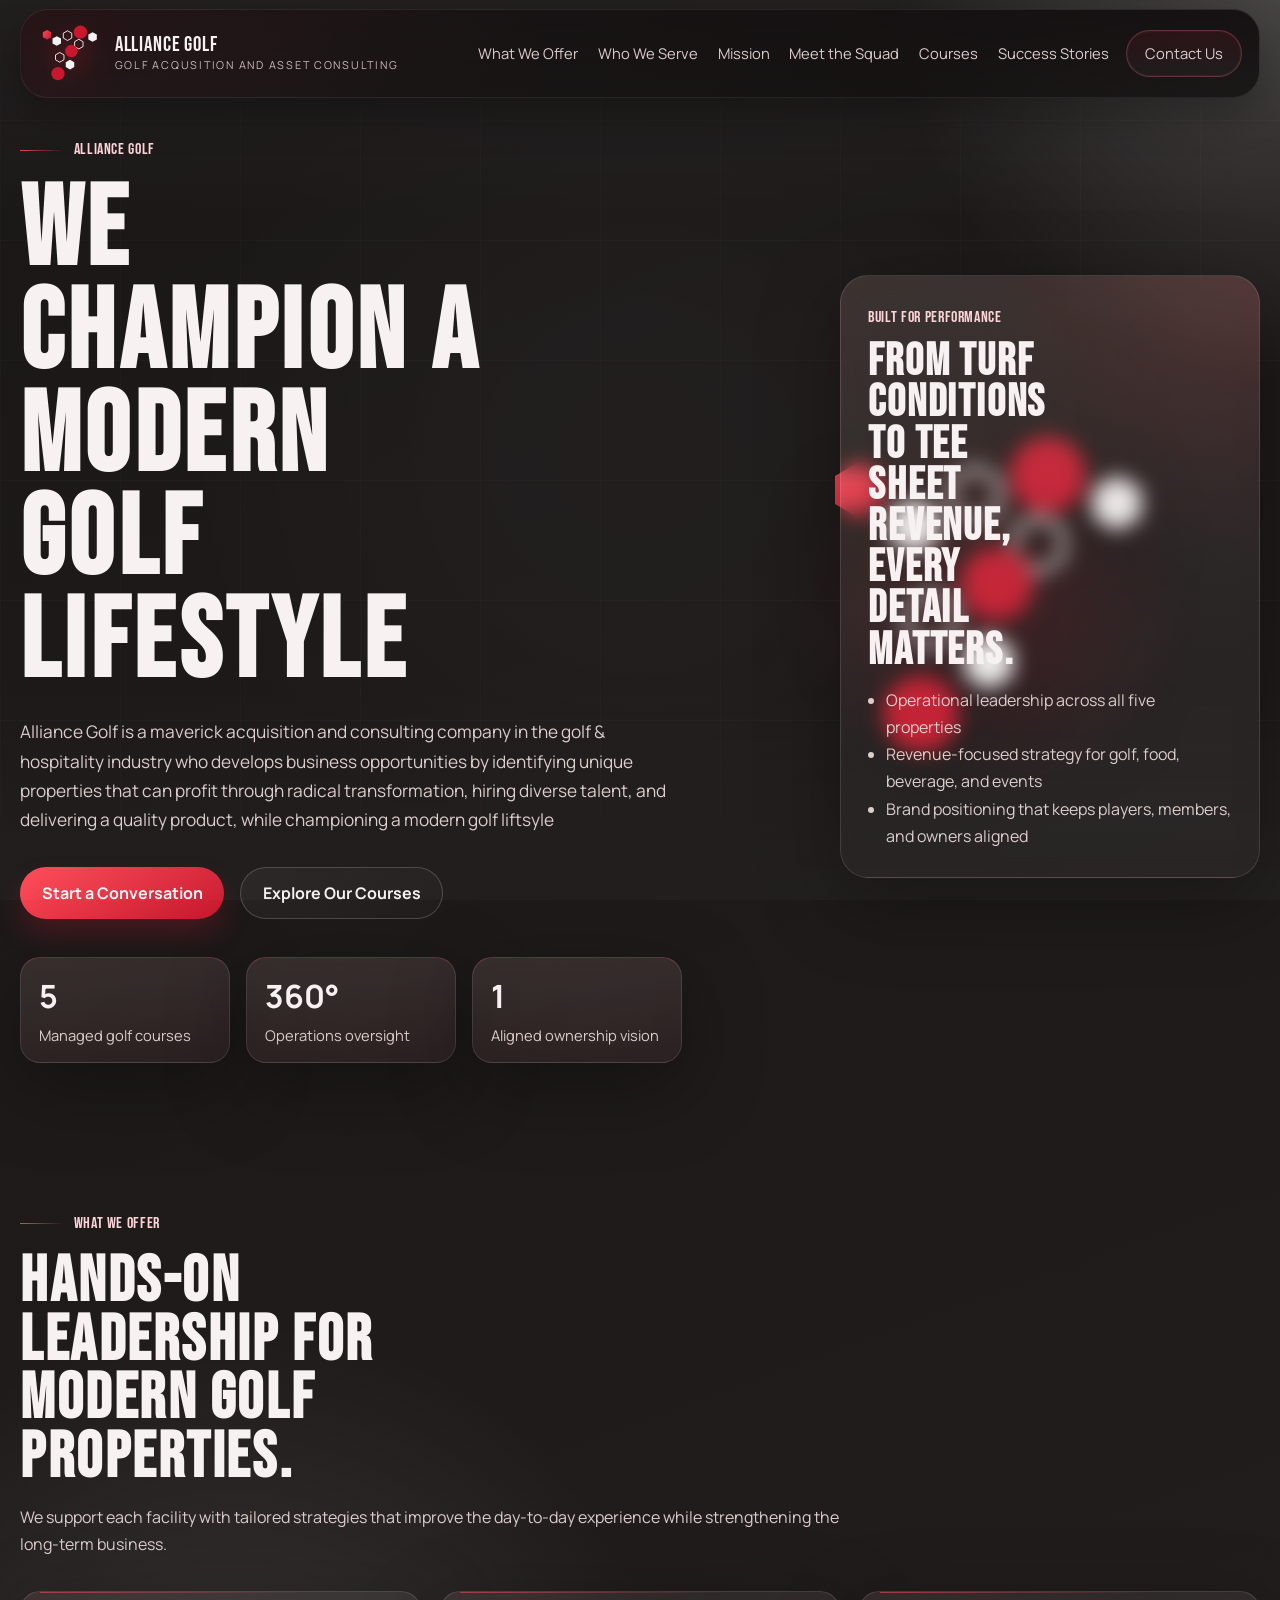
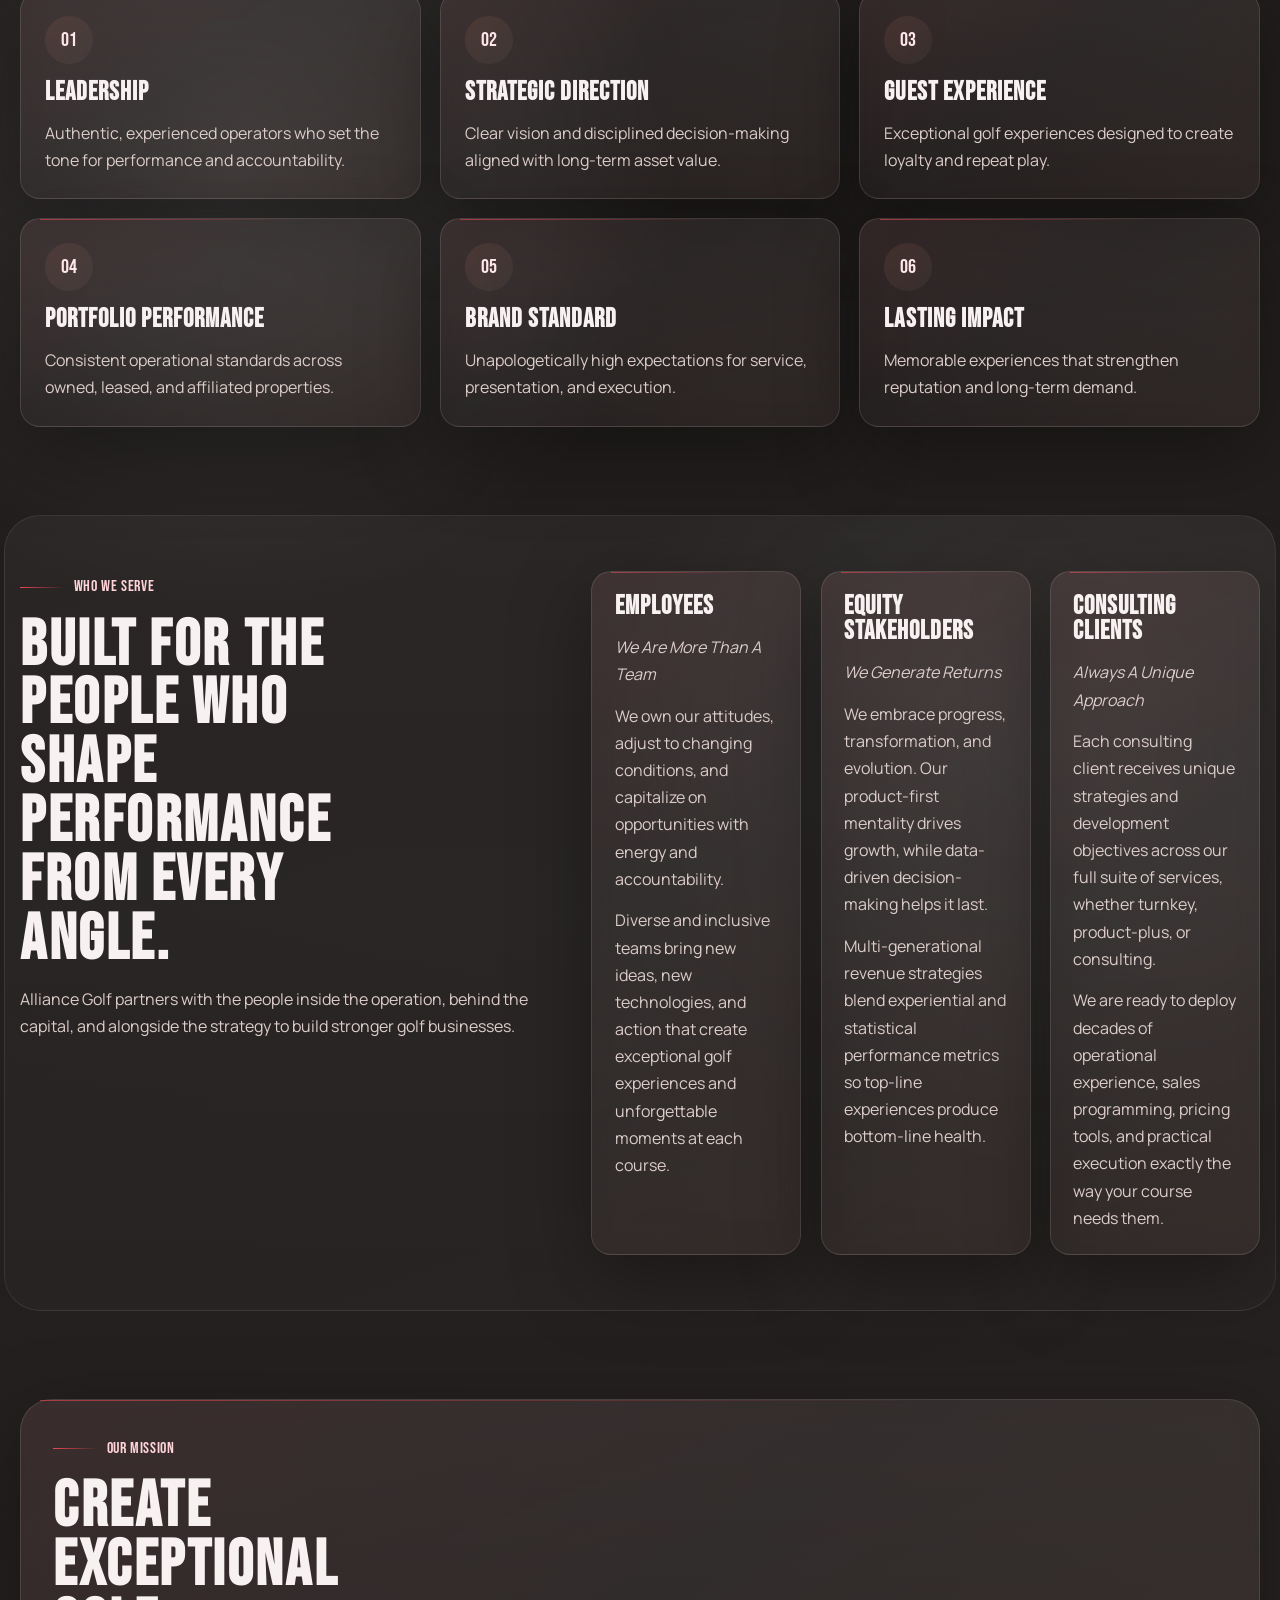
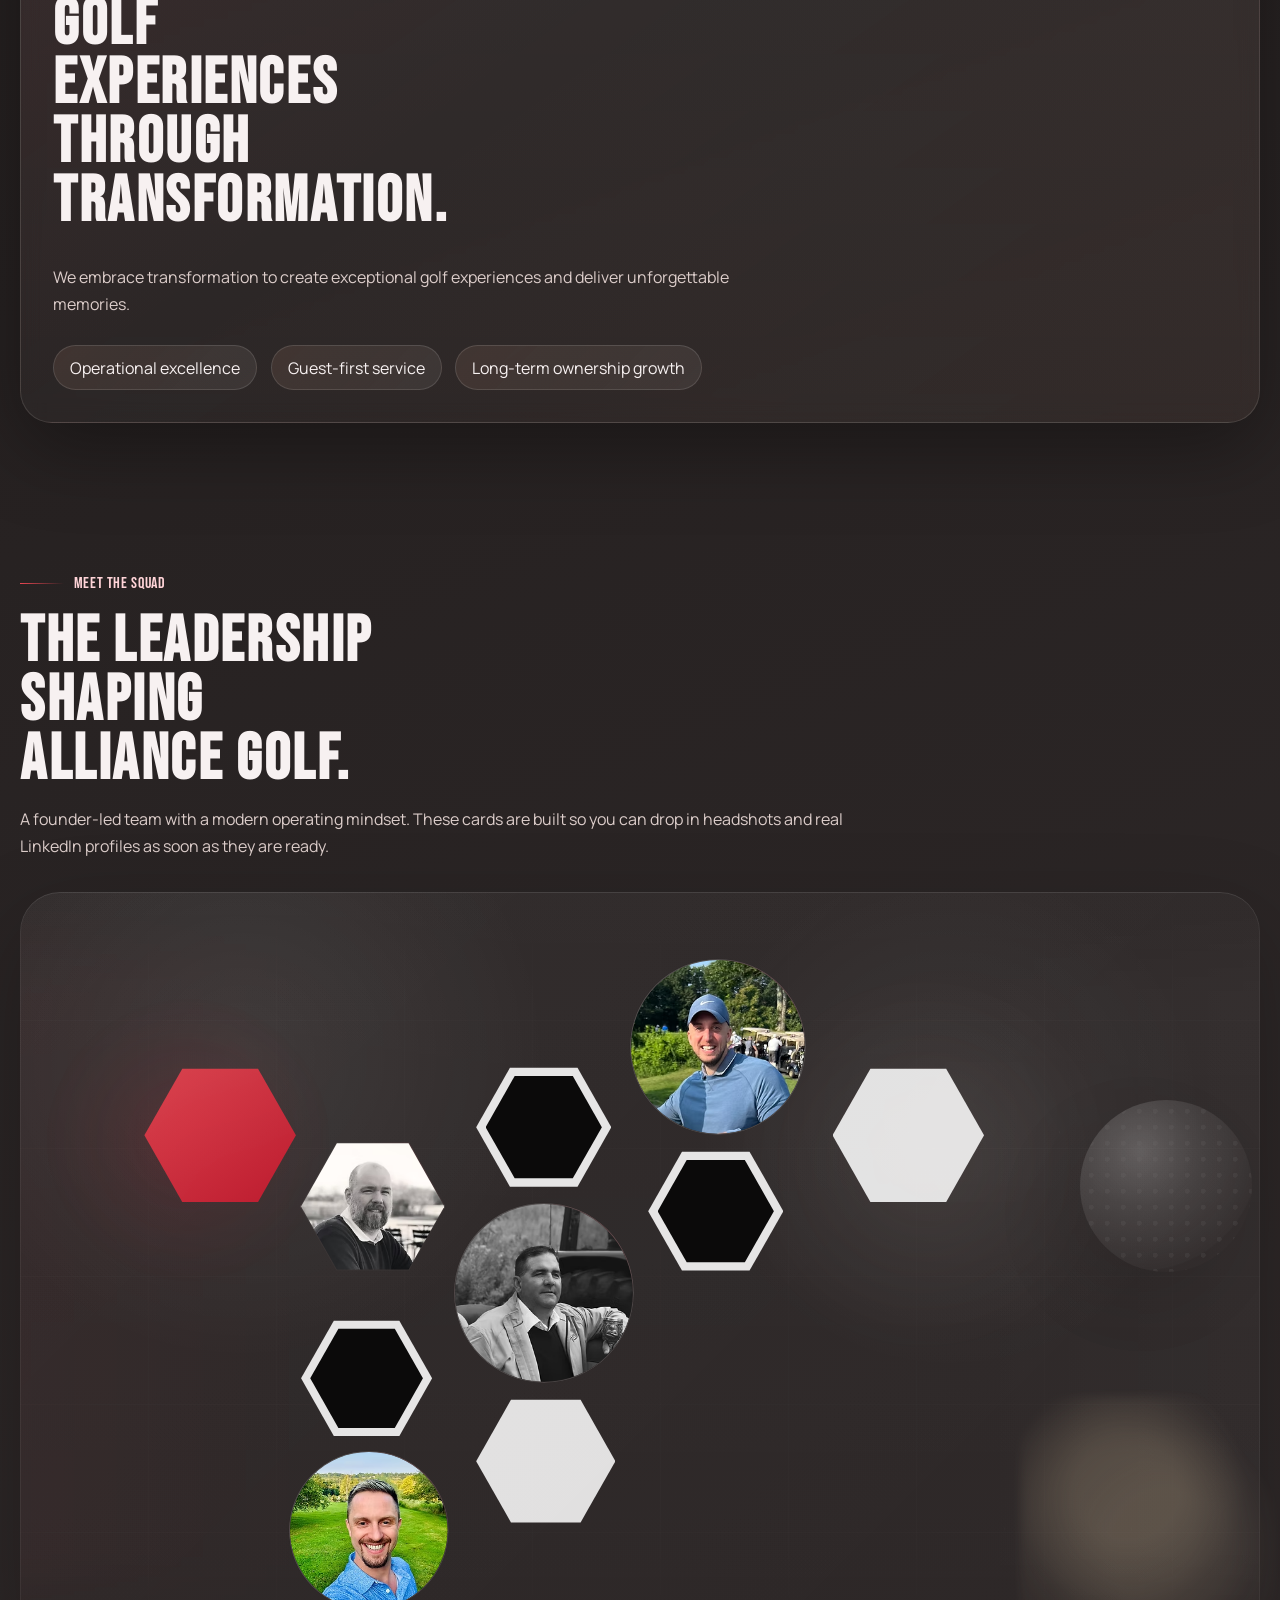
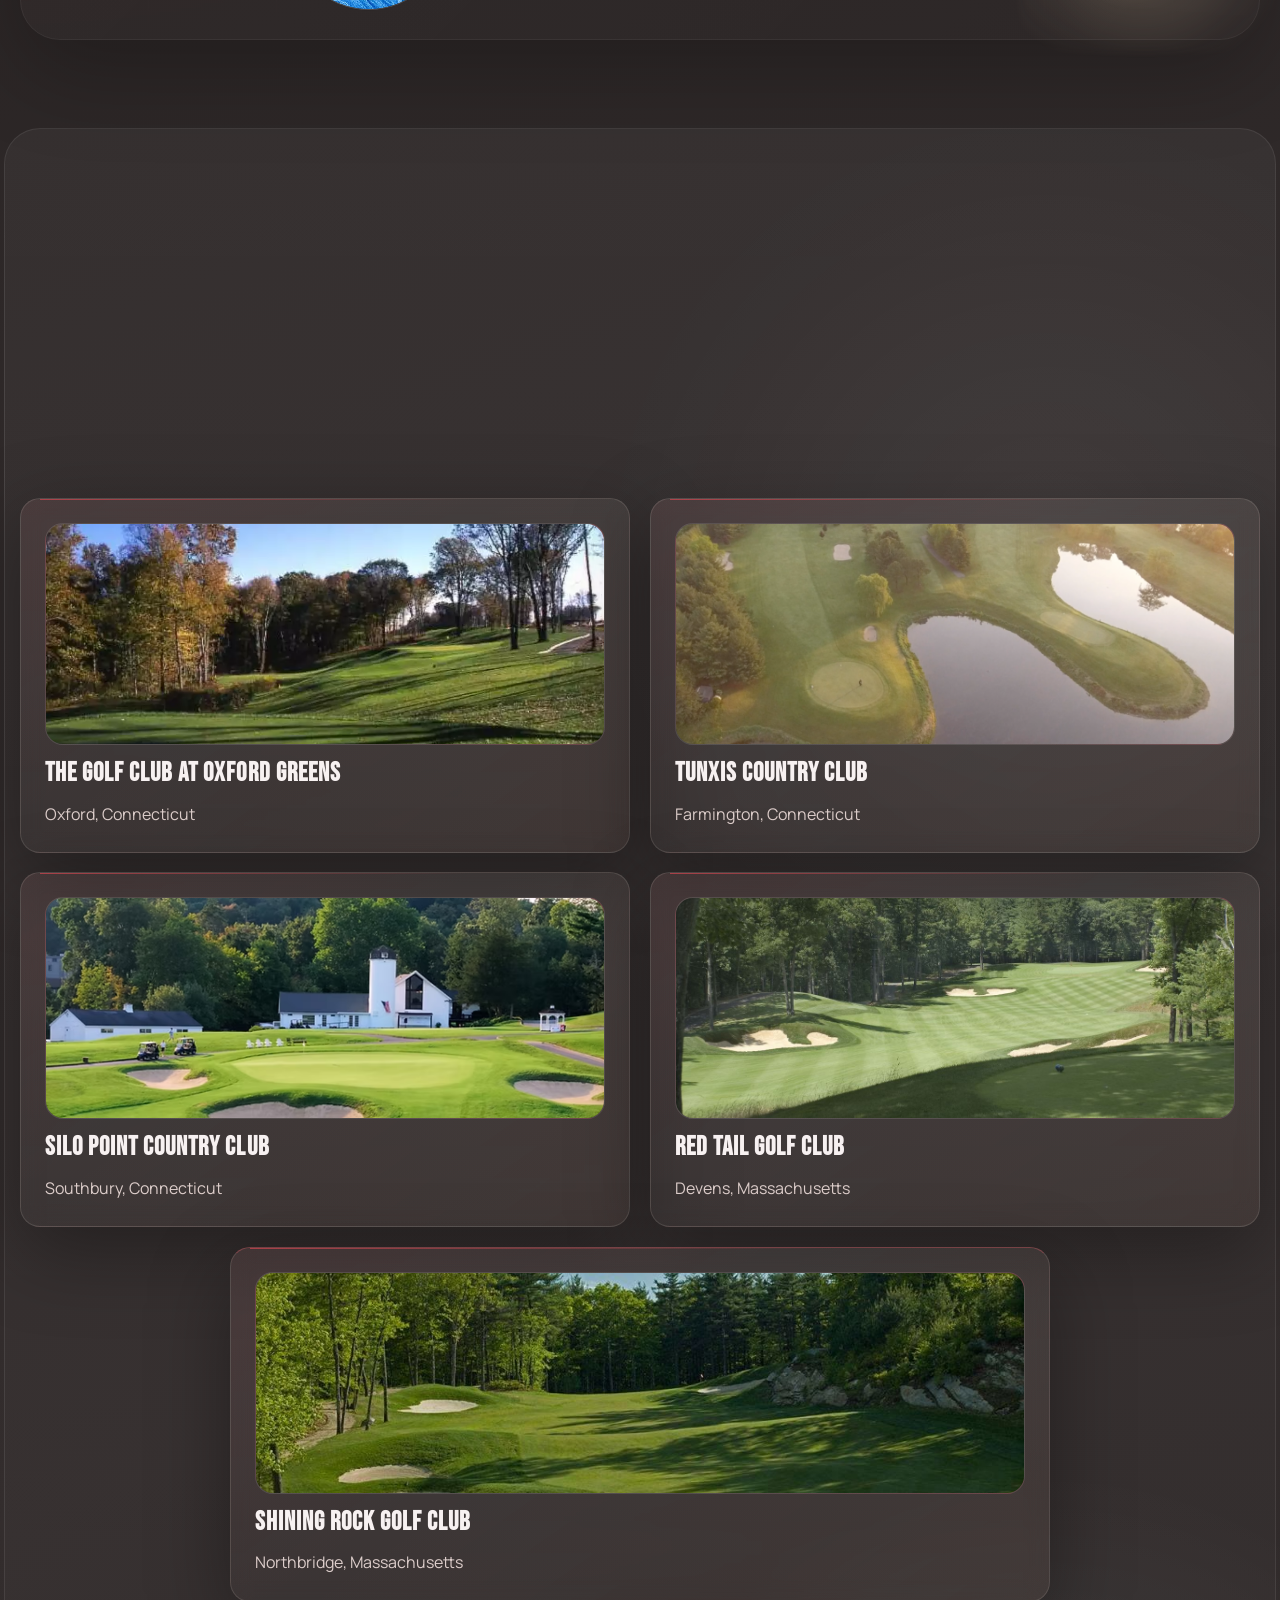
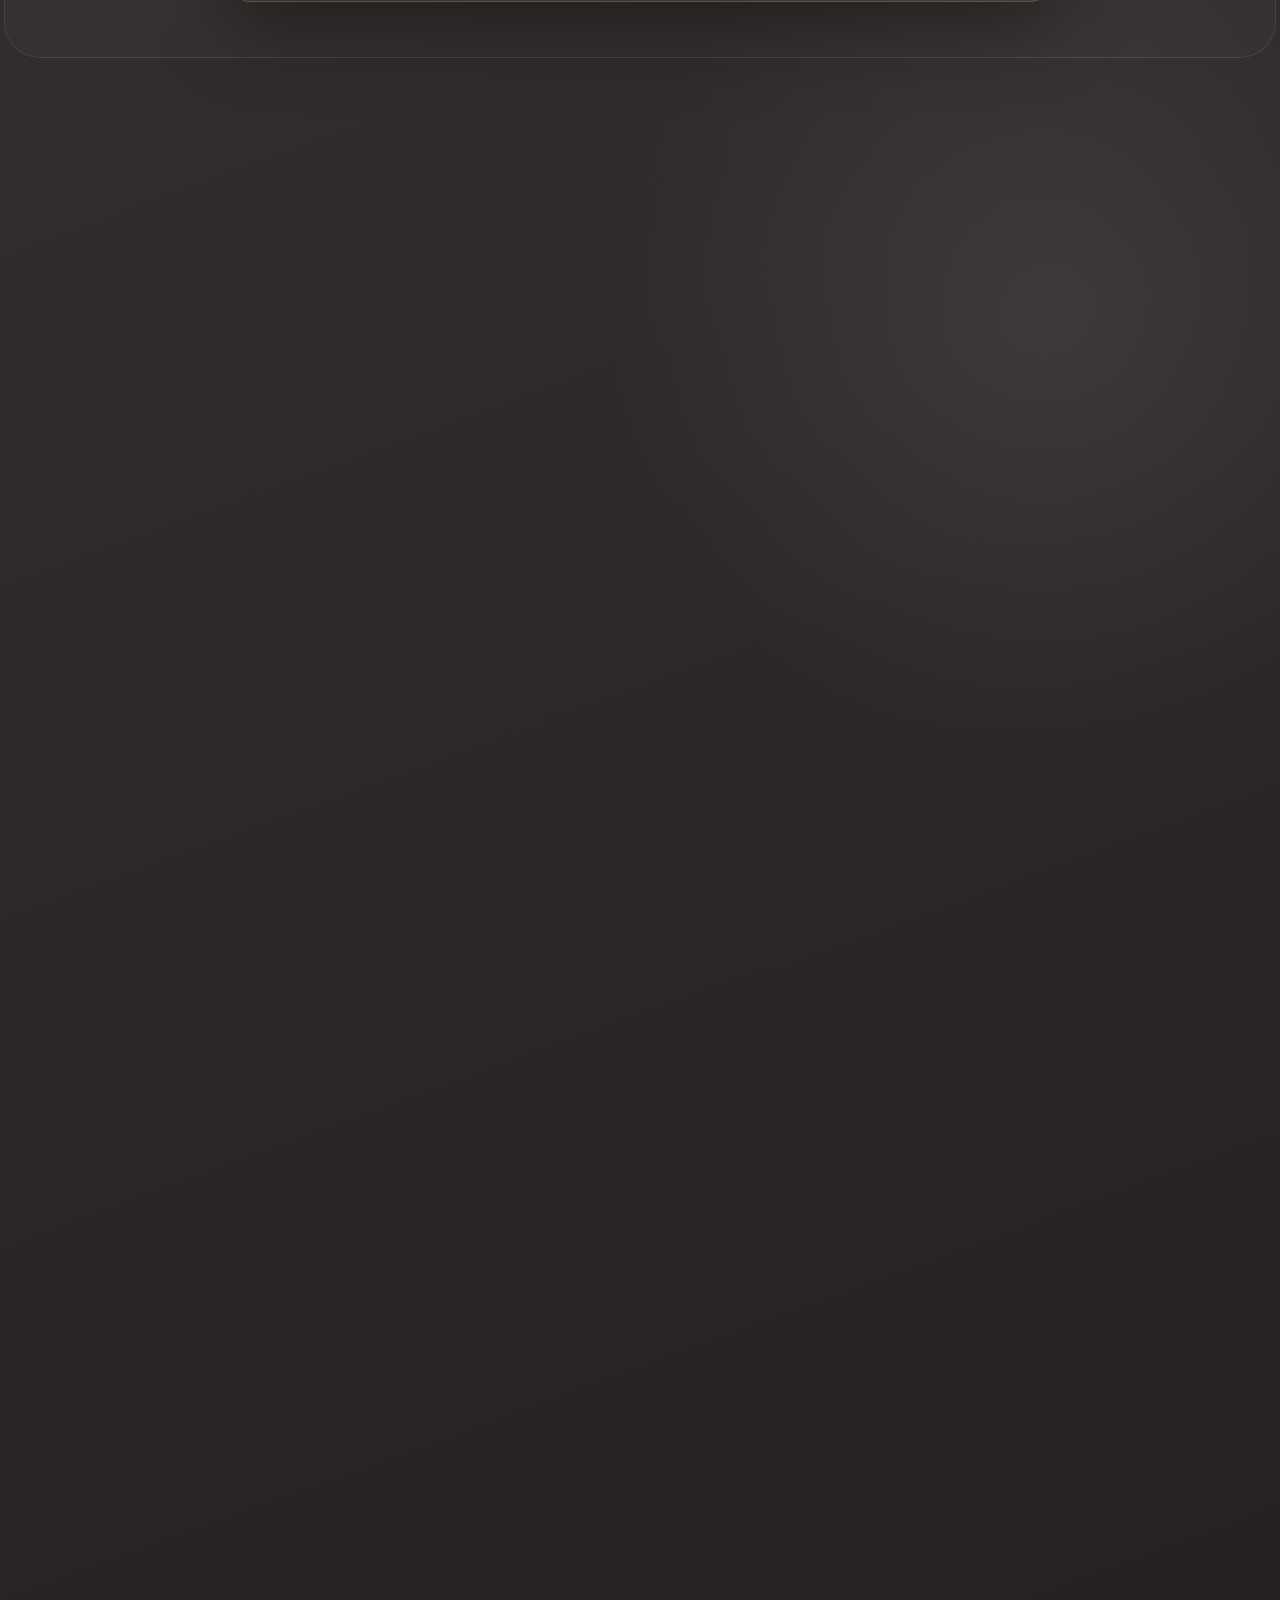
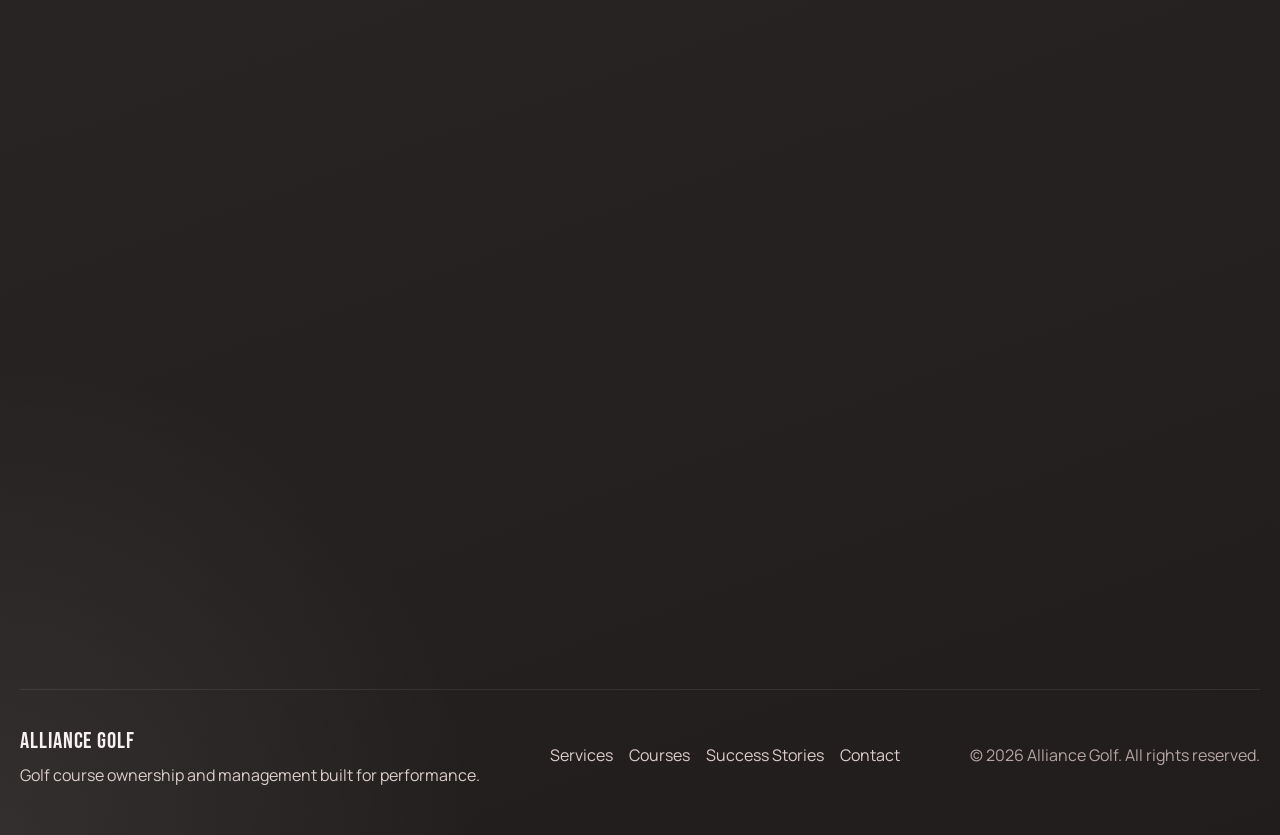
<file: index.html>
<!DOCTYPE html>
<html lang="en">
  <head>
    <meta charset="UTF-8" />
    <meta name="viewport" content="width=device-width, initial-scale=1.0" />
    <title>Alliance Golf | Golf Acquisition and Asset Consulting</title>
    <meta
      name="description"
      content="Alliance Golf is a golf course ownership and management group focused on operations, member experience, and long-term property growth."
    />
    <link rel="preconnect" href="https://fonts.googleapis.com" />
    <link rel="preconnect" href="https://fonts.gstatic.com" crossorigin />
    <link
      href="https://fonts.googleapis.com/css2?family=Bebas+Neue&family=Manrope:wght@400;500;600;700;800&display=swap"
      rel="stylesheet"
    />
    <link rel="stylesheet" href="styles.css" />
  </head>
  <body>
    <div class="site-shell">
      <header class="topbar">
        <a class="brand" href="#home" aria-label="Alliance Golf home">
          <span class="brand-mark">
            <img
              class="brand-logo"
              src="alliance-golf-logo.svg"
              alt="Alliance Golf logo"
            />
          </span>
          <span class="brand-copy">
            <span class="brand-name">Alliance Golf</span>
            <span class="brand-tag">Golf Acqusition and Asset Consulting</span>
          </span>
        </a>

        <button
          class="menu-toggle"
          type="button"
          aria-expanded="false"
          aria-controls="primary-nav"
        >
          <span></span>
          <span></span>
          <span></span>
          <span class="sr-only">Toggle navigation</span>
        </button>

        <nav class="nav" id="primary-nav" aria-label="Primary navigation">
          <a href="#offer">What We Offer</a>
          <a href="#serve">Who We Serve</a>
          <a href="#mission">Mission</a>
          <a href="#squad">Meet the Squad</a>
          <a href="#courses">Courses</a>
          <a href="#stories">Success Stories</a>
          <a href="#contact" class="nav-cta">Contact Us</a>
        </nav>
      </header>

      <main>
        <section class="hero section" id="home">
          <div class="hero-copy reveal">
            <p class="eyebrow">Alliance Golf</p>
            <h1>We Champion a Modern Golf Lifestyle</h1>
            <p class="hero-text">
              Alliance Golf is a maverick acquisition and consulting company in the golf &
              hospitality industry who develops business opportunities by identifying unique properties that
              can profit through radical transformation, hiring diverse talent, and delivering a quality product,
              while championing a modern golf liftsyle
            </p>
            <div class="hero-actions">
              <a class="button button-primary" href="#contact">Start a Conversation</a>
              <a class="button button-secondary" href="#courses">Explore Our Courses</a>
            </div>
            <div class="hero-stats">
              <article>
                <strong>5</strong>
                <span>Managed golf courses</span>
              </article>
              <article>
                <strong>360&deg;</strong>
                <span>Operations oversight</span>
              </article>
              <article>
                <strong>1</strong>
                <span>Aligned ownership vision</span>
              </article>
            </div>
          </div>

          <div class="hero-visual reveal">
            <div class="hero-logo-wrap" aria-hidden="true">
              <div class="hero-logo-glow"></div>
              <img class="hero-logo" src="alliance-golf-logo.svg" alt="" />
            </div>
            <div class="hero-panel">
              <p class="panel-label">Built for performance</p>
              <h2>From turf conditions to tee sheet revenue, every detail matters.</h2>
              <ul class="panel-list">
                <li>Operational leadership across all five properties</li>
                <li>Revenue-focused strategy for golf, food, beverage, and events</li>
                <li>Brand positioning that keeps players, members, and owners aligned</li>
              </ul>
            </div>
          </div>
        </section>

        <section class="section" id="offer">
          <div class="section-heading reveal">
            <p class="eyebrow">What We Offer</p>
            <h2>Hands-on leadership for modern golf properties.</h2>
            <p>
              We support each facility with tailored strategies that improve the day-to-day
              experience while strengthening the long-term business.
            </p>
          </div>

          <div class="card-grid offer-grid">
            <article class="info-card reveal">
              <span class="card-icon">01</span>
              <h3>Leadership</h3>
              <p>
                Authentic, experienced operators who set the tone for performance and
                accountability.
              </p>
            </article>
            <article class="info-card reveal">
              <span class="card-icon">02</span>
              <h3>Strategic Direction</h3>
              <p>
                Clear vision and disciplined decision-making aligned with long-term asset
                value.
              </p>
            </article>
            <article class="info-card reveal">
              <span class="card-icon">03</span>
              <h3>Guest Experience</h3>
              <p>
                Exceptional golf experiences designed to create loyalty and repeat play.
              </p>
            </article>
            <article class="info-card reveal">
              <span class="card-icon">04</span>
              <h3>Portfolio Performance</h3>
              <p>
                Consistent operational standards across owned, leased, and affiliated
                properties.
              </p>
            </article>
            <article class="info-card reveal">
              <span class="card-icon">05</span>
              <h3>Brand Standard</h3>
              <p>
                Unapologetically high expectations for service, presentation, and
                execution.
              </p>
            </article>
            <article class="info-card reveal">
              <span class="card-icon">06</span>
              <h3>Lasting Impact</h3>
              <p>
                Memorable experiences that strengthen reputation and long-term demand.
              </p>
            </article>
          </div>
        </section>

        <section class="section section-alt" id="serve">
          <div class="split-layout">
            <div class="section-heading reveal">
              <p class="eyebrow">Who We Serve</p>
              <h2>Built for the people who shape performance from every angle.</h2>
              <p>
                Alliance Golf partners with the people inside the operation, behind the capital,
                and alongside the strategy to build stronger golf businesses.
              </p>
            </div>
            <div class="serve-list">
              <article class="serve-card reveal">
                <h3>Employees</h3>
                <p><em>We Are More Than A Team</em></p>
                <p>
                  We own our attitudes, adjust to changing conditions, and capitalize on
                  opportunities with energy and accountability.
                </p>
                <p>
                  Diverse and inclusive teams bring new ideas, new technologies, and action that
                  create exceptional golf experiences and unforgettable moments at each course.
                </p>
              </article>
              <article class="serve-card reveal">
                <h3>Equity Stakeholders</h3>
                <p><em>We Generate Returns</em></p>
                <p>
                  We embrace progress, transformation, and evolution. Our product-first mentality
                  drives growth, while data-driven decision-making helps it last.
                </p>
                <p>
                  Multi-generational revenue strategies blend experiential and statistical
                  performance metrics so top-line experiences produce bottom-line health.
                </p>
              </article>
              <article class="serve-card reveal">
                <h3>Consulting Clients</h3>
                <p><em>Always A Unique Approach</em></p>
                <p>
                  Each consulting client receives unique strategies and development objectives
                  across our full suite of services, whether turnkey, product-plus, or consulting.
                </p>
                <p>
                  We are ready to deploy decades of operational experience, sales programming,
                  pricing tools, and practical execution exactly the way your course needs them.
                </p>
              </article>
            </div>
          </div>
        </section>

        <section class="section" id="mission">
          <div class="mission-panel reveal">
            <div class="section-heading">
              <p class="eyebrow">Our Mission</p>
              <h2>Create exceptional golf experiences through transformation.</h2>
            </div>
            <p class="mission-text">
              We embrace transformation to create exceptional golf experiences and deliver
              unforgettable memories.
            </p>
            <div class="mission-pillars">
              <span>Operational excellence</span>
              <span>Guest-first service</span>
              <span>Long-term ownership growth</span>
            </div>
          </div>
        </section>

        <section class="section squad-section" id="squad">
          <div class="section-heading reveal">
            <p class="eyebrow">Meet the Squad</p>
            <h2>The leadership shaping Alliance Golf.</h2>
            <p>
              A founder-led team with a modern operating mindset. These cards are built so you can
              drop in headshots and real LinkedIn profiles as soon as they are ready.
            </p>
          </div>

          <div class="squad-stage reveal">
            <span class="squad-atmosphere squad-atmosphere-left" aria-hidden="true"></span>
            <span class="squad-atmosphere squad-atmosphere-right" aria-hidden="true"></span>
            <span class="squad-ghost-hex squad-ghost-hex-one" aria-hidden="true"></span>
            <span class="squad-ghost-hex squad-ghost-hex-two" aria-hidden="true"></span>
            <span class="squad-golf-ball" aria-hidden="true"></span>
            <span class="squad-sand" aria-hidden="true"></span>

            <div class="squad-grid squad-logo-grid team-cluster">
            <span class="logo-piece logo-piece-red logo-piece-left node-1" aria-hidden="true"></span>
            <article class="profile-shape profile-circle profile-center node-8">
              <div class="profile-visual is-empty">
                <img
                  class="profile-image"
                  src="images/team/cofounder-2.jpg"
                  alt="Bryan Barrington headshot"
                  loading="lazy"
                  onerror="this.parentElement.classList.add('is-empty'); this.remove();"
                  onload="this.parentElement.classList.remove('is-empty');"
                />
                <div class="profile-placeholder" aria-hidden="true">
                  <span>Upload Bryan Photo</span>
                  <small>`images/team/cofounder-2.jpg`</small>
                </div>
              </div>
              <div class="profile-hover">
                <p class="profile-role">Co-Founder and VP of Agronomy</p>
                <h3>Bryan Barrington</h3>
                <p>Focuses on agronomy leadership, course conditions, and on-course standards.</p>
                <a class="profile-link" href="https://www.linkedin.com/in/bryan-barrington-08349510/" target="_blank" rel="noreferrer">
                  <span class="linkedin-mark" aria-hidden="true">
                    <svg viewBox="0 0 24 24" focusable="false" aria-hidden="true">
                      <path d="M6.94 8.5H3.56V20h3.38V8.5Zm.22-3.56c0-1.08-.81-1.94-1.91-1.94-1.09 0-1.91.86-1.91 1.94 0 1.07.81 1.94 1.88 1.94h.02c1.12 0 1.92-.87 1.92-1.94ZM20 13.01C20 9.47 18.11 7.82 15.59 7.82c-2.03 0-2.94 1.12-3.45 1.91V8.5H8.77c.04.82 0 11.5 0 11.5h3.37v-6.42c0-.34.03-.68.13-.92.27-.68.88-1.38 1.91-1.38 1.35 0 1.89 1.03 1.89 2.53V20H20v-6.99Z" />
                    </svg>
                  </span>
                  View LinkedIn
                </a>
              </div>
            </article>
            <span class="logo-piece logo-piece-outline logo-piece-top-center node-3" aria-hidden="true"></span>

            <article class="profile-shape profile-circle profile-top-right node-4">
              <div class="profile-visual is-empty">
                <img
                  class="profile-image"
                  src="images/team/cofounder-1.jpg"
                  alt="Josh McKim headshot"
                  loading="lazy"
                  onerror="this.parentElement.classList.add('is-empty'); this.remove();"
                  onload="this.parentElement.classList.remove('is-empty');"
                />
                <div class="profile-placeholder" aria-hidden="true">
                  <span>Upload Josh Photo</span>
                  <small>`images/team/cofounder-1.jpg`</small>
                </div>
              </div>
              <div class="profile-hover">
                <p class="profile-role">Co-Founder and Managing Partner</p>
                <h3>Josh McKim</h3>
                <p>Leads vision, portfolio growth, and the strategic direction behind Alliance Golf.</p>
                <a class="profile-link" href="https://www.linkedin.com/in/joshua-m-mckim-b2746239" target="_blank" rel="noreferrer">
                  <span class="linkedin-mark" aria-hidden="true">
                    <svg viewBox="0 0 24 24" focusable="false" aria-hidden="true">
                      <path d="M6.94 8.5H3.56V20h3.38V8.5Zm.22-3.56c0-1.08-.81-1.94-1.91-1.94-1.09 0-1.91.86-1.91 1.94 0 1.07.81 1.94 1.88 1.94h.02c1.12 0 1.92-.87 1.92-1.94ZM20 13.01C20 9.47 18.11 7.82 15.59 7.82c-2.03 0-2.94 1.12-3.45 1.91V8.5H8.77c.04.82 0 11.5 0 11.5h3.37v-6.42c0-.34.03-.68.13-.92.27-.68.88-1.38 1.91-1.38 1.35 0 1.89 1.03 1.89 2.53V20H20v-6.99Z" />
                    </svg>
                  </span>
                  View LinkedIn
                </a>
              </div>
            </article>
            <span class="logo-piece logo-piece-ghost logo-piece-top-right node-5" aria-hidden="true"></span>
            <span class="logo-piece logo-piece-outline logo-piece-mid-right node-6" aria-hidden="true"></span>
            <span class="logo-piece logo-piece-outline logo-piece-bottom-left node-7" aria-hidden="true"></span>

            <article class="profile-shape profile-circle profile-bottom-left node-10">
              <div class="profile-visual is-empty">
                <img
                  class="profile-image"
                  src="images/team/cofounder-3.jpg"
                  alt="Albert Tomasso headshot"
                  loading="lazy"
                  onerror="this.parentElement.classList.add('is-empty'); this.remove();"
                  onload="this.parentElement.classList.remove('is-empty');"
                />
                <div class="profile-placeholder" aria-hidden="true">
                  <span>Upload Albert Photo</span>
                  <small>`images/team/cofounder-3.jpg`</small>
                </div>
              </div>
              <div class="profile-hover">
                <p class="profile-role">Co-Founder and VP of Tech</p>
                <h3>Albert Tomasso</h3>
                <p>Oversees digital systems, product innovation, and the technology layer.</p>
                <a class="profile-link" href="https://www.linkedin.com/in/albert-tomasso" target="_blank" rel="noreferrer">
                  <span class="linkedin-mark" aria-hidden="true">
                    <svg viewBox="0 0 24 24" focusable="false" aria-hidden="true">
                      <path d="M6.94 8.5H3.56V20h3.38V8.5Zm.22-3.56c0-1.08-.81-1.94-1.91-1.94-1.09 0-1.91.86-1.91 1.94 0 1.07.81 1.94 1.88 1.94h.02c1.12 0 1.92-.87 1.92-1.94ZM20 13.01C20 9.47 18.11 7.82 15.59 7.82c-2.03 0-2.94 1.12-3.45 1.91V8.5H8.77c.04.82 0 11.5 0 11.5h3.37v-6.42c0-.34.03-.68.13-.92.27-.68.88-1.38 1.91-1.38 1.35 0 1.89 1.03 1.89 2.53V20H20v-6.99Z" />
                    </svg>
                  </span>
                  View LinkedIn
                </a>
              </div>
            </article>
            <span class="logo-piece logo-piece-ghost logo-piece-bottom-center node-9" aria-hidden="true"></span>

            <article class="profile-shape profile-hex profile-mid-left node-2">
              <div class="profile-visual is-empty">
                <img
                  class="profile-image"
                  src="images/team/vp-tech.jpg"
                  alt="Aaron Czajka headshot"
                  loading="lazy"
                  onerror="this.parentElement.classList.add('is-empty'); this.remove();"
                  onload="this.parentElement.classList.remove('is-empty');"
                />
                <div class="profile-placeholder" aria-hidden="true">
                  <span>Upload Aaron Photo</span>
                  <small>`images/team/vp-tech.jpg`</small>
                </div>
              </div>
              <div class="profile-hover">
                <p class="profile-role">Vice President of Operations</p>
                <h3>Aaron Czajka</h3>
                <p>Oversees day-to-day execution, operational alignment, and property standards.</p>
                <a class="profile-link" href="https://www.linkedin.com/in/czajka-aaron" target="_blank" rel="noreferrer">
                  <span class="linkedin-mark" aria-hidden="true">
                    <svg viewBox="0 0 24 24" focusable="false" aria-hidden="true">
                      <path d="M6.94 8.5H3.56V20h3.38V8.5Zm.22-3.56c0-1.08-.81-1.94-1.91-1.94-1.09 0-1.91.86-1.91 1.94 0 1.07.81 1.94 1.88 1.94h.02c1.12 0 1.92-.87 1.92-1.94ZM20 13.01C20 9.47 18.11 7.82 15.59 7.82c-2.03 0-2.94 1.12-3.45 1.91V8.5H8.77c.04.82 0 11.5 0 11.5h3.37v-6.42c0-.34.03-.68.13-.92.27-.68.88-1.38 1.91-1.38 1.35 0 1.89 1.03 1.89 2.53V20H20v-6.99Z" />
                    </svg>
                  </span>
                  View LinkedIn
                </a>
              </div>
            </article>
            </div>
          </div>
        </section>

        <section class="section section-alt" id="courses">
          <div class="section-heading reveal">
            <p class="eyebrow">Our Golf Courses</p>
            <h2>Dedicated space for all five managed properties.</h2>
            <p>
            </p>
          </div>

          <div class="course-grid">
            <article class="course-card reveal">
              <div class="course-media is-empty">
                <img
                  class="course-image"
                  src="images/courses/course-1.png"
                  alt="Course 01 photo"
                  loading="lazy"
                  onerror="this.parentElement.classList.add('is-empty'); this.remove();"
                  onload="this.parentElement.classList.remove('is-empty');"
                />
                <div class="course-placeholder" aria-hidden="true">
                  <span>Upload Course 01 Photo</span>
                  <small>`images/courses/course-1.png`</small>
                </div>
              </div>
              <h3>The Golf Club at Oxford Greens</h3>
              <p>Oxford, Connecticut</p>
            </article>
            <article class="course-card reveal">
              <div class="course-media is-empty">
                <img
                  class="course-image"
                  src="images/courses/course-2.png"
                  alt="Course 02 photo"
                  loading="lazy"
                  onerror="this.parentElement.classList.add('is-empty'); this.remove();"
                  onload="this.parentElement.classList.remove('is-empty');"
                />
                <div class="course-placeholder" aria-hidden="true">
                  <span>Upload Course 02 Photo</span>
                  <small>`images/courses/course-2.png`</small>
                </div>
              </div>
              <h3>Tunxis Country Club</h3>
              <p>Farmington, Connecticut</p>
            </article>
            <article class="course-card reveal">
              <div class="course-media is-empty">
                <img
                  class="course-image"
                  src="images/courses/course-3.png"
                  alt="Course 03 photo"
                  loading="lazy"
                  onerror="this.parentElement.classList.add('is-empty'); this.remove();"
                  onload="this.parentElement.classList.remove('is-empty');"
                />
                <div class="course-placeholder" aria-hidden="true">
                  <span>Upload Course 03 Photo</span>
                  <small>`images/courses/course-3.png`</small>
                </div>
              </div>
              <h3>Silo Point Country Club</h3>
              <p>Southbury, Connecticut</p>
            </article>
            <article class="course-card reveal">
              <div class="course-media is-empty">
                <img
                  class="course-image"
                  src="images/courses/course-4.png"
                  alt="Course 04 photo"
                  loading="lazy"
                  onerror="this.parentElement.classList.add('is-empty'); this.remove();"
                  onload="this.parentElement.classList.remove('is-empty');"
                />
                <div class="course-placeholder" aria-hidden="true">
                  <span>Upload Course 04 Photo</span>
                  <small>`images/courses/course-4.png`</small>
                </div>
              </div>
              <h3>Red Tail Golf Club</h3>
              <p>Devens, Massachusetts</p>
            </article>
            <article class="course-card reveal featured">
              <div class="course-media is-empty">
                <img
                  class="course-image"
                  src="images/courses/course-5.png"
                  alt="Course 05 photo"
                  loading="lazy"
                  onerror="this.parentElement.classList.add('is-empty'); this.remove();"
                  onload="this.parentElement.classList.remove('is-empty');"
                />
                <div class="course-placeholder" aria-hidden="true">
                  <span>Upload Course 05 Photo</span>
                  <small>`images/courses/course-5.png`</small>
                </div>
              </div>
              <h3>Shining Rock Golf Club</h3>
              <p>Northbridge, Massachusetts</p>
            </article>
          </div>
        </section>

        <section class="section" id="stories">
          <div class="section-heading reveal">
            <p class="eyebrow">Success Stories</p>
            <h2>Media highlights and milestones, built over time.</h2>
            <p>
              This section is currently under construction and is designed to grow as Alliance
              Golf adds new wins, press, videos, and standout moments across the portfolio.
            </p>
          </div>

          <div class="stories-grid stories-grid-buildout">
            <article class="story-card story-card-status reveal">
              <span class="story-badge">Under Construction</span>
              <h3>Success stories are being curated.</h3>
              <p>
                Alliance Golf will use this space to publish portfolio wins, leadership milestones,
                course transformations, and memorable guest-facing moments as they happen.
              </p>
              <ul class="story-list">
                <li>Operational wins</li>
                <li>Course spotlights</li>
                <li>Press coverage</li>
                <li>Video features</li>
              </ul>
            </article>
            <article class="story-card reveal">
              <span class="story-kicker">Media Highlight 01</span>
              <h3>Feature a press release, article, or announcement.</h3>
              <p>
                Add a headline, short summary, and destination link here when the first public
                highlight is ready to share.
              </p>
              <a class="story-link" href="#contact">Coming Soon</a>
            </article>
            <article class="story-card reveal">
              <span class="story-kicker">Media Highlight 02</span>
              <h3>Reserve space for a video, interview, or social spotlight.</h3>
              <p>
                This card can house future media coverage, embedded content, or a launch story as
                the brand grows.
              </p>
              <a class="story-link" href="#contact">View Future Highlights</a>
            </article>
          </div>
        </section>

        <section class="section cta-band reveal">
          <div>
            <p class="eyebrow">Let’s Build Something Stronger</p>
            <h2>Looking for a management partner that understands golf and growth?</h2>
          </div>
          <a class="button button-primary" href="#contact">Talk with Alliance Golf</a>
        </section>

        <section class="section contact-section" id="contact">
          <div class="contact-copy reveal">
            <p class="eyebrow">Contact Us</p>
            <h2>Let’s talk about your courses, goals, and next chapter.</h2>
            <p>
              Whether you need ownership support, operational leadership, or a stronger digital
              presence, Alliance Golf is ready for the conversation.
            </p>
            <div class="contact-links">
              <a href="tel:555-321-4444">(555) 321-4444</a>
              <a href="mailto:hello@alliancegolf.com">hello@alliancegolf.com</a>
            </div>
            <div class="contact-note">
              <strong>Office Hours:</strong>
              <span>Monday - Friday | 8:00 AM - 5:00 PM</span>
            </div>
          </div>

          <form class="contact-form reveal">
            <label>
              Name
              <input type="text" name="name" placeholder="Your name" />
            </label>
            <label>
              Email
              <input type="email" name="email" placeholder="Your email" />
            </label>
            <label>
              Phone
              <input type="tel" name="phone" placeholder="Your phone number" />
            </label>
            <label>
              Message
              <textarea
                name="message"
                rows="5"
                placeholder="Tell us about your course, needs, or goals."
              ></textarea>
            </label>
            <button class="button button-primary" type="submit">Send Message</button>
          </form>
        </section>
      </main>

      <footer class="footer">
        <div>
          <p class="footer-brand">Alliance Golf</p>
          <p>Golf course ownership and management built for performance.</p>
        </div>
        <div class="footer-links">
          <a href="#offer">Services</a>
          <a href="#courses">Courses</a>
          <a href="#stories">Success Stories</a>
          <a href="#contact">Contact</a>
        </div>
        <p class="footer-copy">© <span id="year"></span> Alliance Golf. All rights reserved.</p>
      </footer>
    </div>

    <script src="script.js"></script>
  </body>
</html>
</file>
<file: styles.css>
:root {
  --bg: #0d0a0b;
  --bg-alt: #171112;
  --surface: rgba(255, 244, 236, 0.05);
  --surface-strong: rgba(255, 244, 236, 0.09);
  --surface-soft: rgba(255, 244, 236, 0.03);
  --text: #f7f1f1;
  --muted: #dccdca;
  --line: rgba(255, 241, 234, 0.12);
  --accent: #c7182d;
  --accent-bright: #ff4a57;
  --accent-dark: #6f0f18;
  --ember: #b67050;
  --champagne: #efe0d2;
  --moss: #374333;
  --shadow: 0 24px 80px rgba(0, 0, 0, 0.35);
  --radius-lg: 28px;
  --radius-md: 20px;
  --radius-sm: 14px;
  --container: min(1240px, calc(100vw - 2rem));
}

*,
*::before,
*::after {
  box-sizing: border-box;
}

html {
  scroll-behavior: smooth;
}

:target {
  scroll-margin-top: 8.5rem;
}

body {
  margin: 0;
  font-family: "Manrope", sans-serif;
  background:
    radial-gradient(circle at top right, rgba(255, 255, 255, 0.16), transparent 24rem),
    radial-gradient(circle at 18% 20%, rgba(255, 255, 255, 0.11), transparent 28rem),
    radial-gradient(circle at 82% 76%, rgba(255, 255, 255, 0.08), transparent 28rem),
    radial-gradient(circle at bottom left, rgba(255, 255, 255, 0.07), transparent 30rem),
    linear-gradient(160deg, #1a1717 0%, #262121 38%, #332d2d 68%, #211d1d 100%);
  color: var(--text);
}

body::before {
  content: "";
  position: fixed;
  inset: 0;
  background-image:
    linear-gradient(rgba(255, 255, 255, 0.018) 1px, transparent 1px),
    linear-gradient(90deg, rgba(255, 255, 255, 0.018) 1px, transparent 1px);
  background-size: 120px 120px;
  pointer-events: none;
  mask-image: linear-gradient(to bottom, transparent, black 18%, black 82%, transparent);
}

body::after {
  content: "";
  position: fixed;
  inset: 0;
  background:
    linear-gradient(180deg, rgba(255, 255, 255, 0.07), transparent 24%, transparent 76%, rgba(255, 255, 255, 0.04)),
    radial-gradient(circle at 50% 50%, rgba(255, 255, 255, 0.05), transparent 58%);
  pointer-events: none;
  mix-blend-mode: screen;
  opacity: 0.46;
}

a {
  color: inherit;
  text-decoration: none;
}

img {
  max-width: 100%;
  display: block;
}

button,
input,
textarea {
  font: inherit;
}

.site-shell {
  width: var(--container);
  margin: 0 auto;
  padding-bottom: 2rem;
}

.topbar {
  position: sticky;
  top: 0.75rem;
  z-index: 30;
  display: flex;
  align-items: center;
  justify-content: space-between;
  gap: 1.25rem;
  padding: 0.8rem 1.15rem;
  border: 1px solid rgba(255, 255, 255, 0.08);
  border-radius: 30px;
  backdrop-filter: blur(18px);
  box-shadow: 0 18px 40px rgba(0, 0, 0, 0.28);
  background:
    linear-gradient(90deg, rgba(255, 244, 236, 0.04), rgba(255, 244, 236, 0.015)),
    linear-gradient(120deg, rgba(199, 24, 45, 0.08), transparent 40%),
    linear-gradient(180deg, rgba(15, 11, 12, 0.94), rgba(11, 9, 9, 0.76));
  transform-origin: top center;
  transition:
    padding 0.42s cubic-bezier(0.22, 1, 0.36, 1),
    gap 0.42s cubic-bezier(0.22, 1, 0.36, 1),
    top 0.42s cubic-bezier(0.22, 1, 0.36, 1),
    border-radius 0.42s cubic-bezier(0.22, 1, 0.36, 1),
    background 0.42s cubic-bezier(0.22, 1, 0.36, 1),
    box-shadow 0.42s cubic-bezier(0.22, 1, 0.36, 1);
}

.brand {
  display: inline-flex;
  align-items: center;
  gap: 0.8rem;
  min-width: 0;
  flex: 0 0 auto;
}

.brand-mark {
  width: 72px;
  height: 72px;
  flex: 0 0 72px;
  display: inline-flex;
  align-items: center;
  justify-content: center;
  padding: 0.15rem;
  border-radius: 20px;
  background: radial-gradient(circle at center, rgba(199, 24, 45, 0.14), transparent 68%);
  transition:
    width 0.42s cubic-bezier(0.22, 1, 0.36, 1),
    height 0.42s cubic-bezier(0.22, 1, 0.36, 1),
    flex-basis 0.42s cubic-bezier(0.22, 1, 0.36, 1),
    border-radius 0.42s cubic-bezier(0.22, 1, 0.36, 1);
}

.brand-logo {
  width: 100%;
  height: auto;
  filter: drop-shadow(0 14px 24px rgba(199, 24, 45, 0.22));
}

.brand-copy {
  display: grid;
  gap: 0.15rem;
}

.brand-name,
.eyebrow,
h1,
h2,
h3,
.panel-label,
.story-metric,
.course-label,
.team-role {
  font-family: "Bebas Neue", sans-serif;
  letter-spacing: 0.04em;
}

.brand-name {
  font-size: 1.45rem;
  line-height: 1;
  transition: font-size 0.42s cubic-bezier(0.22, 1, 0.36, 1);
}

.brand-tag {
  color: var(--muted);
  font-size: 0.68rem;
  text-transform: uppercase;
  letter-spacing: 0.16em;
  transition:
    opacity 0.42s cubic-bezier(0.22, 1, 0.36, 1),
    transform 0.42s cubic-bezier(0.22, 1, 0.36, 1);
}

.nav {
  display: flex;
  align-items: center;
  justify-content: flex-end;
  gap: clamp(0.45rem, 0.85vw, 0.95rem);
  flex: 1 1 auto;
  min-width: 0;
  font-size: clamp(0.82rem, 0.78rem + 0.18vw, 0.95rem);
  transition:
    gap 0.42s cubic-bezier(0.22, 1, 0.36, 1),
    font-size 0.42s cubic-bezier(0.22, 1, 0.36, 1);
}

.nav a {
  display: inline-flex;
  align-items: center;
  min-height: 2.8rem;
  padding: 0 0.2rem;
  color: var(--muted);
  white-space: nowrap;
  transition:
    color 0.2s ease,
    transform 0.2s ease,
    min-height 0.42s cubic-bezier(0.22, 1, 0.36, 1);
}

.topbar.is-compact {
  top: 0.42rem;
  gap: 0.9rem;
  padding: 0.62rem 0.95rem;
  border-radius: 26px;
  box-shadow: 0 16px 36px rgba(0, 0, 0, 0.24);
  background:
    linear-gradient(90deg, rgba(255, 244, 236, 0.04), rgba(255, 244, 236, 0.02)),
    linear-gradient(120deg, rgba(199, 24, 45, 0.09), transparent 42%),
    linear-gradient(180deg, rgba(10, 8, 8, 0.96), rgba(10, 8, 8, 0.84));
}

.topbar.is-compact .brand-mark {
  width: 58px;
  height: 58px;
  flex-basis: 58px;
}

.topbar.is-compact .brand-name {
  font-size: 1.2rem;
}

.topbar.is-compact .brand-tag {
  opacity: 0.82;
  transform: translateY(-1px);
}

.topbar.is-compact .nav {
  gap: clamp(0.35rem, 0.7vw, 0.75rem);
  font-size: clamp(0.78rem, 0.76rem + 0.12vw, 0.88rem);
}

.topbar.is-compact .nav a {
  min-height: 2.35rem;
}

.topbar.is-compact .nav-cta {
  padding: 0.68rem 1rem !important;
}

.topbar {
  --header-progress: 0;
  top: calc(0.75rem - (0.33rem * var(--header-progress)));
  gap: calc(1.25rem - (0.35rem * var(--header-progress)));
  padding:
    calc(0.8rem - (0.18rem * var(--header-progress)))
    calc(1.15rem - (0.2rem * var(--header-progress)));
  border-radius: calc(30px - (4px * var(--header-progress)));
  box-shadow:
    0 calc(18px - (2px * var(--header-progress)))
    calc(40px - (4px * var(--header-progress)))
    rgba(0, 0, 0, calc(0.28 - (0.04 * var(--header-progress))));
}

.brand-mark {
  width: calc(72px - (14px * var(--header-progress)));
  height: calc(72px - (14px * var(--header-progress)));
  flex-basis: calc(72px - (14px * var(--header-progress)));
  border-radius: calc(20px - (2px * var(--header-progress)));
}

.brand-name {
  font-size: calc(1.45rem - (0.25rem * var(--header-progress)));
}

.brand-tag {
  opacity: calc(1 - (0.18 * var(--header-progress)));
  transform: translateY(calc(-1px * var(--header-progress)));
}

.nav {
  gap: calc(0.95rem - (0.2rem * var(--header-progress)));
}

.nav a {
  min-height: calc(2.8rem - (0.45rem * var(--header-progress)));
}

.nav-cta {
  padding:
    calc(0.8rem - (0.12rem * var(--header-progress)))
    calc(1.15rem - (0.15rem * var(--header-progress))) !important;
}

.nav a:hover,
.nav a:focus-visible {
  color: #ffe1e4;
  transform: translateY(-1px);
}

.nav-cta {
  padding: 0.8rem 1.15rem !important;
  border: 1px solid rgba(255, 108, 121, 0.3);
  border-radius: 999px;
  background: linear-gradient(180deg, rgba(199, 24, 45, 0.12), rgba(255, 255, 255, 0.03));
  box-shadow: inset 0 0 0 1px rgba(255, 255, 255, 0.04);
}

.menu-toggle {
  display: none;
  width: 3rem;
  height: 3rem;
  border: 1px solid var(--line);
  border-radius: 999px;
  background: rgba(255, 255, 255, 0.04);
  color: var(--text);
  padding: 0;
  cursor: pointer;
}

.menu-toggle span {
  display: block;
  width: 18px;
  height: 2px;
  background: currentColor;
  margin: 4px auto;
  border-radius: 999px;
}

.sr-only {
  position: absolute;
  width: 1px;
  height: 1px;
  padding: 0;
  margin: -1px;
  overflow: hidden;
  clip: rect(0, 0, 0, 0);
  white-space: nowrap;
  border: 0;
}

.section {
  padding: 4.5rem 0;
  scroll-margin-top: 8.5rem;
}

.section-alt {
  position: relative;
}

.section-alt::before {
  content: "";
  position: absolute;
  inset: 1rem -1rem;
  border: 1px solid rgba(255, 255, 255, 0.08);
  border-radius: 36px;
  background:
    linear-gradient(180deg, rgba(255, 255, 255, 0.045), rgba(255, 255, 255, 0.02)),
    radial-gradient(circle at 82% 28%, rgba(255, 255, 255, 0.05), transparent 28rem);
  z-index: -1;
}

.hero {
  display: grid;
  grid-template-columns: 1.1fr 0.9fr;
  gap: 2.25rem;
  padding-top: 2.8rem;
  align-items: center;
}

.eyebrow {
  display: inline-flex;
  align-items: center;
  gap: 0.6rem;
  color: #ffd4d8;
  font-size: 1rem;
  margin: 0 0 1rem;
}

.eyebrow::before {
  content: "";
  width: 44px;
  height: 1px;
  background: linear-gradient(90deg, rgba(255, 74, 87, 0.9), transparent);
}

h1,
h2 {
  margin: 0;
  line-height: 0.92;
}

h1 {
  font-size: clamp(4rem, 10vw, 7rem);
  max-width: 11ch;
}

h2 {
  font-size: clamp(2.35rem, 5vw, 4.2rem);
  max-width: 14ch;
}

h3 {
  margin: 0;
  font-size: 1.6rem;
  line-height: 1;
}

p {
  margin: 0;
  color: var(--muted);
  line-height: 1.7;
}

.hero-text {
  max-width: 60ch;
  margin-top: 1.4rem;
  font-size: 1.08rem;
}

.hero-actions {
  display: flex;
  flex-wrap: wrap;
  gap: 1rem;
  margin-top: 2rem;
}

.button {
  display: inline-flex;
  align-items: center;
  justify-content: center;
  min-height: 3.25rem;
  padding: 0.85rem 1.35rem;
  border-radius: 999px;
  font-weight: 700;
  transition: transform 0.2s ease, box-shadow 0.2s ease, border-color 0.2s ease;
}

.button:hover,
.button:focus-visible {
  transform: translateY(-2px);
}

.button-primary {
  background: linear-gradient(145deg, var(--accent-bright), var(--accent));
  color: #fff7f7;
  box-shadow: 0 16px 28px rgba(199, 24, 45, 0.24);
}

.button-secondary {
  border: 1px solid rgba(255, 255, 255, 0.18);
  background: linear-gradient(135deg, rgba(255, 244, 236, 0.05), rgba(255, 244, 236, 0.02));
}

.hero-stats {
  display: grid;
  grid-template-columns: repeat(3, minmax(0, 1fr));
  gap: 1rem;
  margin-top: 2.4rem;
}

.hero-stats article,
.hero-panel,
.info-card,
.serve-card,
.mission-panel,
.team-card,
.course-card,
.story-card,
.faq-item,
.contact-form,
.contact-copy {
  border: 1px solid var(--line);
  background:
    linear-gradient(180deg, rgba(255, 244, 236, 0.065), rgba(255, 244, 236, 0.025)),
    linear-gradient(145deg, rgba(199, 24, 45, 0.05), transparent 42%, rgba(182, 112, 80, 0.045));
  backdrop-filter: blur(10px);
  box-shadow: var(--shadow);
}

.hero-stats article {
  padding: 1rem 1.1rem;
  border-radius: var(--radius-md);
  border-top: 1px solid rgba(255, 108, 121, 0.26);
  background:
    linear-gradient(180deg, rgba(255, 244, 236, 0.08), rgba(255, 244, 236, 0.03)),
    linear-gradient(135deg, rgba(182, 112, 80, 0.06), rgba(199, 24, 45, 0.04));
}

.hero-stats strong {
  display: block;
  margin-bottom: 0.35rem;
  color: var(--text);
  font-size: 2rem;
}

.hero-stats span {
  color: var(--muted);
  font-size: 0.92rem;
}

.hero-visual {
  position: relative;
  min-height: 560px;
}

.hero-logo-wrap {
  position: absolute;
  inset: 0;
  display: grid;
  place-items: center;
}

.hero-logo-glow {
  position: absolute;
  width: min(78vw, 420px);
  aspect-ratio: 1;
  border-radius: 50%;
  background:
    radial-gradient(circle, rgba(199, 24, 45, 0.22), rgba(199, 24, 45, 0.08) 36%, transparent 68%);
  filter: blur(18px);
}

.hero-logo {
  position: relative;
  width: min(78vw, 340px);
  height: auto;
  filter: drop-shadow(0 30px 40px rgba(0, 0, 0, 0.45));
  opacity: 0.96;
}

.hero-panel {
  position: absolute;
  right: 0;
  bottom: 0;
  width: min(100%, 420px);
  padding: 1.7rem;
  border-radius: var(--radius-lg);
  background:
    radial-gradient(circle at top right, rgba(255, 74, 87, 0.12), transparent 42%),
    linear-gradient(180deg, rgba(255, 244, 236, 0.085), rgba(255, 244, 236, 0.03)),
    linear-gradient(145deg, rgba(182, 112, 80, 0.08), transparent 56%);
}

.panel-label,
.course-label,
.team-role {
  margin-bottom: 0.65rem;
  color: #ffd4d8;
  font-size: 1rem;
}

.hero-panel h2 {
  font-size: clamp(1.9rem, 4vw, 2.8rem);
  max-width: 11ch;
}

.panel-list {
  padding-left: 1.1rem;
  margin: 1rem 0 0;
  color: var(--muted);
  line-height: 1.7;
}

.section-heading {
  max-width: 52rem;
  margin-bottom: 2rem;
}

.section-heading p:last-child {
  margin-top: 1rem;
}

.card-grid,
.serve-list,
.course-grid,
.stories-grid,
.faq-list {
  display: grid;
  gap: 1.2rem;
}

.offer-grid {
  grid-template-columns: repeat(3, minmax(0, 1fr));
}

.info-card,
.team-card,
.story-card,
.course-card {
  padding: 1.5rem;
  border-radius: var(--radius-md);
}

.card-icon {
  display: inline-flex;
  align-items: center;
  justify-content: center;
  width: 3rem;
  height: 3rem;
  margin-bottom: 1rem;
  border-radius: 50%;
  background: linear-gradient(135deg, rgba(182, 112, 80, 0.14), rgba(255, 244, 236, 0.04));
  color: #ffe7e9;
  font-family: "Bebas Neue", sans-serif;
  font-size: 1.25rem;
}

.info-card p,
.team-card p:last-child,
.serve-card p,
.course-card p:not(.course-label),
.story-card p {
  margin-top: 0.9rem;
}

.split-layout {
  display: grid;
  grid-template-columns: 0.9fr 1.1fr;
  gap: 1.5rem;
  align-items: start;
}

.serve-list {
  grid-template-columns: repeat(3, minmax(0, 1fr));
}

.serve-card {
  padding: 1.4rem;
  border-radius: var(--radius-md);
  position: relative;
}

.serve-card::before,
.info-card::before,
.story-card::before,
.course-card::before,
.contact-copy::before,
.contact-form::before,
.mission-panel::before {
  content: "";
  position: absolute;
  left: 1.2rem;
  right: 1.2rem;
  top: 0;
  height: 1px;
  background: linear-gradient(90deg, rgba(255, 74, 87, 0.55), transparent 75%);
  pointer-events: none;
}

.mission-panel {
  padding: 2rem;
  border-radius: 32px;
}

.mission-text {
  max-width: 70ch;
  margin-top: 1rem;
}

.mission-pillars {
  display: flex;
  flex-wrap: wrap;
  gap: 0.85rem;
  margin-top: 1.7rem;
}

.mission-pillars span {
  display: inline-flex;
  align-items: center;
  min-height: 2.8rem;
  padding: 0.55rem 1rem;
  border-radius: 999px;
  border: 1px solid rgba(255, 255, 255, 0.12);
  background:
    linear-gradient(135deg, rgba(182, 112, 80, 0.1), rgba(255, 244, 236, 0.04)),
    rgba(255, 255, 255, 0.03);
}

.squad-section {
  position: relative;
  isolation: isolate;
}

.squad-stage {
  position: relative;
  margin-top: 1.25rem;
  padding: 3rem 2rem 2.75rem;
  overflow: visible;
  border-radius: 40px;
  background:
    linear-gradient(180deg, rgba(255, 255, 255, 0.025), rgba(255, 255, 255, 0)),
    radial-gradient(circle at 18% 22%, rgba(255, 255, 255, 0.07), transparent 26%),
    radial-gradient(circle at 75% 30%, rgba(255, 255, 255, 0.05), transparent 24%),
    linear-gradient(135deg, rgba(255, 255, 255, 0.025), rgba(255, 255, 255, 0));
  box-shadow:
    inset 0 1px 0 rgba(255, 255, 255, 0.05),
    0 32px 90px rgba(0, 0, 0, 0.24);
}

.squad-stage::before,
.squad-stage::after {
  content: "";
  position: absolute;
  inset: 0;
  border-radius: inherit;
  pointer-events: none;
}

.squad-stage::before {
  background:
    linear-gradient(90deg, rgba(255, 74, 87, 0.06), transparent 26%, transparent 72%, rgba(255, 255, 255, 0.04)),
    linear-gradient(rgba(255, 255, 255, 0.025) 1px, transparent 1px),
    linear-gradient(90deg, rgba(255, 255, 255, 0.02) 1px, transparent 1px);
  background-size: 100% 100%, 8rem 8rem, 8rem 8rem;
  mask-image: linear-gradient(180deg, transparent, black 14%, black 88%, transparent);
  opacity: 0.48;
}

.squad-stage::after {
  border: 1px solid rgba(255, 255, 255, 0.05);
}

.squad-atmosphere,
.squad-ghost-hex,
.squad-golf-ball,
.squad-sand {
  position: absolute;
  pointer-events: none;
}

.squad-atmosphere {
  filter: blur(12px);
}

.squad-atmosphere-left {
  left: 1.5rem;
  top: 6.5rem;
  width: 18rem;
  height: 18rem;
  background: radial-gradient(circle, rgba(199, 24, 45, 0.22), rgba(199, 24, 45, 0.08) 35%, transparent 70%);
  opacity: 0.8;
}

.squad-atmosphere-right {
  right: 9rem;
  top: 5rem;
  width: 24rem;
  height: 24rem;
  background: radial-gradient(circle, rgba(239, 224, 210, 0.11), rgba(255, 244, 236, 0.04) 40%, transparent 72%);
  opacity: 0.55;
}

.squad-ghost-hex {
  clip-path: polygon(25% 6%, 75% 6%, 100% 50%, 75% 94%, 25% 94%, 0 50%);
  border: 1px solid rgba(255, 255, 255, 0.06);
  background: rgba(255, 244, 236, 0.018);
}

.squad-ghost-hex-one {
  right: 12.5rem;
  top: 10rem;
  width: 9.5rem;
  height: 10rem;
  opacity: 0.45;
}

.squad-ghost-hex-two {
  right: 8rem;
  bottom: 2.75rem;
  width: 8rem;
  height: 8.4rem;
  opacity: 0.32;
}

.squad-golf-ball {
  right: 0.5rem;
  top: 13rem;
  width: 10.75rem;
  height: 10.75rem;
  border-radius: 50%;
  background:
    radial-gradient(circle at 35% 30%, rgba(255, 255, 255, 0.7), rgba(226, 226, 226, 0.38) 35%, rgba(120, 120, 120, 0.16) 72%, transparent 73%),
    radial-gradient(circle at 0.7rem 0.7rem, rgba(255, 255, 255, 0.16) 0.14rem, transparent 0.17rem);
  background-size: 100% 100%, 1rem 1rem;
  box-shadow: -24px 28px 70px rgba(0, 0, 0, 0.32);
  opacity: 0.32;
}

.squad-sand {
  right: -1rem;
  bottom: -0.75rem;
  width: 16rem;
  height: 16rem;
  background:
    radial-gradient(circle at 42% 36%, rgba(191, 171, 141, 0.22) 0 24%, transparent 54%),
    radial-gradient(circle at 38% 52%, rgba(191, 171, 141, 0.13) 0 36%, transparent 68%),
    radial-gradient(circle at 58% 60%, rgba(191, 171, 141, 0.1) 0 28%, transparent 58%);
  filter: blur(4px);
  opacity: 0.8;
}

.squad-grid {
  position: relative;
}

.squad-logo-grid {
  width: 100%;
  max-width: 74rem;
  margin: 0 auto;
  overflow: visible;
  isolation: isolate;
}

.logo-piece,
.profile-shape {
  position: absolute;
}

.logo-piece,
.profile-hex .profile-visual {
  clip-path: polygon(25% 6%, 75% 6%, 100% 50%, 75% 94%, 25% 94%, 0 50%);
}

.logo-piece-red {
  background: linear-gradient(145deg, rgba(255, 74, 87, 0.8), rgba(199, 24, 45, 0.92));
  box-shadow: 0 18px 34px rgba(199, 24, 45, 0.22);
}

.logo-piece-outline {
  background: rgba(255, 255, 255, 0.88);
}

.logo-piece-outline::after {
  content: "";
  position: absolute;
  inset: 7%;
  background: #0b0a0a;
  clip-path: polygon(25% 6%, 75% 6%, 100% 50%, 75% 94%, 25% 94%, 0 50%);
}

.logo-piece-ghost {
  background: rgba(255, 255, 255, 0.86);
}

.logo-piece-left {
  width: 10rem;
  height: 10rem;
  left: 0.1rem;
  top: 8.15rem;
}

.logo-piece-top-center {
  width: 8.6rem;
  height: 8.6rem;
  left: 21.5rem;
  top: 8.1rem;
}

.logo-piece-top-right {
  width: 10rem;
  height: 10rem;
  left: 41.9rem;
  top: 8.15rem;
}

.logo-piece-mid-right {
  width: 8.6rem;
  height: 8.6rem;
  left: 32.3rem;
  top: 15.1rem;
}

.logo-piece-bottom-left {
  width: 8rem;
  height: 8rem;
  left: 10.8rem;
  top: 29.2rem;
}

.logo-piece-bottom-center {
  width: 9.6rem;
  height: 9.6rem;
  left: 21rem;
  top: 35.55rem;
}

.profile-top-right {
  width: 11.2rem;
  height: 11.2rem;
  left: 30.7rem;
  top: 0.95rem;
}

.profile-mid-left {
  width: 10.2rem;
  height: 10.2rem;
  left: 8.9rem;
  top: 14rem;
}

.profile-center {
  width: 12.4rem;
  height: 12.4rem;
  left: 20.8rem;
  top: 18.45rem;
}

.profile-bottom-left {
  width: 11.2rem;
  height: 11.2rem;
  left: 8.25rem;
  top: 40.45rem;
}

.profile-circle {
  border-radius: 999px;
}

.profile-hex {
  border-radius: 0;
}

.profile-circle .profile-visual {
  border-radius: 999px;
}

.profile-shape {
  z-index: 2;
}

.profile-shape:hover,
.profile-shape:focus-within {
  z-index: 12;
}

.profile-visual {
  position: relative;
  width: 100%;
  height: 100%;
  overflow: hidden;
  border: 1px solid rgba(255, 255, 255, 0.12);
  background:
    radial-gradient(circle at top right, rgba(199, 24, 45, 0.16), transparent 42%),
    linear-gradient(160deg, rgba(255, 255, 255, 0.05), rgba(255, 255, 255, 0.02));
  box-shadow: 0 20px 50px rgba(0, 0, 0, 0.28);
}

.profile-circle .profile-visual,
.profile-circle .profile-image,
.profile-circle .profile-placeholder {
  clip-path: circle(50% at 50% 50%);
}

.profile-hex .profile-image,
.profile-hex .profile-placeholder {
  clip-path: polygon(25% 6%, 75% 6%, 100% 50%, 75% 94%, 25% 94%, 0 50%);
}

.profile-image {
  width: 100%;
  height: 100%;
  display: block;
  object-fit: cover;
  transition: transform 0.45s ease, filter 0.45s ease;
}

.profile-placeholder {
  position: absolute;
  inset: 0;
  display: none;
  align-content: center;
  justify-items: center;
  gap: 0.4rem;
  padding: 1rem;
  text-align: center;
  background:
    linear-gradient(180deg, rgba(8, 8, 8, 0.26), rgba(8, 8, 8, 0.8)),
    linear-gradient(135deg, rgba(199, 24, 45, 0.18), rgba(255, 255, 255, 0.03));
  z-index: 3;
}

.team-cluster {
  position: relative;
  width: 100%;
  max-width: 64rem;
  margin: 0 auto;
  min-height: 0;
  aspect-ratio: 16 / 10.25;
  overflow: visible;
  isolation: isolate;
  z-index: 2;
}

.team-cluster > .logo-piece,
.team-cluster > .profile-shape {
  width: 14%;
  height: auto;
  aspect-ratio: 1 / 1;
}

.team-cluster .logo-piece {
  z-index: 1;
}

.team-cluster .node-1 {
  top: 18.2%;
  left: 1.6%;
  width: 14.8%;
}

.team-cluster .node-2 {
  top: 29.5%;
  left: 16.8%;
  width: 14.2%;
}

.team-cluster .node-3 {
  top: 18.2%;
  left: 34%;
  width: 13.2%;
}

.team-cluster .node-4 {
  top: 2.8%;
  left: 49%;
  width: 17.2%;
}

.team-cluster .node-5 {
  top: 18.2%;
  left: 68.8%;
  width: 14.8%;
}

.team-cluster .node-6 {
  top: 31%;
  left: 50.8%;
  width: 13.2%;
}

.team-cluster .node-7 {
  top: 56.8%;
  left: 16.9%;
  width: 12.8%;
}

.team-cluster .node-8 {
  top: 40%;
  left: 31.8%;
  width: 17.6%;
}

.team-cluster .node-9 {
  top: 68.8%;
  left: 34%;
  width: 13.6%;
}

.team-cluster .node-10 {
  top: 77.8%;
  left: 15.7%;
  width: 15.6%;
}

.profile-visual.is-empty .profile-placeholder {
  display: grid;
}

.profile-placeholder span {
  color: var(--text);
  font-family: "Bebas Neue", sans-serif;
  font-size: 1.1rem;
  letter-spacing: 0.05em;
}

.profile-placeholder small {
  color: #f0dfe1;
  font-size: 0.76rem;
}

.profile-hover {
  position: absolute;
  top: 50%;
  left: calc(100% + 0.65rem);
  width: 15rem;
  z-index: 4;
  display: grid;
  gap: 0.45rem;
  padding: 0.9rem;
  border: 1px solid rgba(255, 255, 255, 0.12);
  border-radius: 18px;
  background: rgba(8, 8, 8, 0.78);
  backdrop-filter: blur(10px);
  visibility: hidden;
  opacity: 0;
  pointer-events: none;
  transform: translate(0, calc(-50% + 0.8rem));
  transition: opacity 0.28s ease, transform 0.28s ease;
  box-shadow: 0 18px 42px rgba(0, 0, 0, 0.32);
}

.profile-hover::before {
  content: "";
  position: absolute;
  top: 0;
  bottom: 0;
  left: -0.9rem;
  width: 0.9rem;
}

.profile-hover h3 {
  margin: 0;
  font-size: 1.2rem;
}

.profile-hover p {
  color: #eadede;
  font-size: 0.9rem;
  line-height: 1.5;
}

.profile-role {
  margin: 0;
  color: #f0c6ca;
  font-size: 0.72rem;
  font-weight: 700;
  letter-spacing: 0.15em;
  text-transform: uppercase;
}

.profile-link {
  display: inline-flex;
  align-items: center;
  gap: 0.55rem;
  width: fit-content;
  color: #ffe0e3;
  font-weight: 700;
}

.linkedin-mark {
  display: inline-flex;
  align-items: center;
  justify-content: center;
  width: 2rem;
  height: 2rem;
  border-radius: 999px;
  background: rgba(199, 24, 45, 0.16);
  color: #ff4a57;
}

.linkedin-mark svg {
  width: 1rem;
  height: 1rem;
  fill: currentColor;
}

.profile-shape:hover .profile-image,
.profile-shape:focus-within .profile-image {
  transform: scale(1.06);
  filter: saturate(1.08) contrast(1.02);
}

.profile-shape:hover .profile-hover,
.profile-shape:focus-within .profile-hover {
  visibility: visible;
  opacity: 1;
  pointer-events: auto;
  transform: translate(0, -50%);
}

.profile-mid-left .profile-hover {
  left: auto;
  right: calc(100% - 0.2rem);
  top: 52%;
  width: 13rem;
  transform: translate(0, calc(-50% + 0.8rem));
}

.profile-mid-left .profile-hover::before {
  left: auto;
  right: -0.9rem;
}

.profile-mid-left:hover .profile-hover,
.profile-mid-left:focus-within .profile-hover {
  transform: translate(0, -50%);
}

.profile-top-right .profile-hover {
  left: calc(100% + 0.7rem);
  right: auto;
  top: 58%;
}

.profile-center .profile-hover {
  left: calc(100% + 0.7rem);
  right: auto;
  top: 58%;
}

.profile-bottom-left .profile-hover {
  left: calc(100% + 0.7rem);
  right: auto;
  top: 42%;
}

.profile-bottom-left:hover .profile-hover,
.profile-bottom-left:focus-within .profile-hover {
  transform: translate(0, -50%);
}

.course-grid {
  grid-template-columns: repeat(6, minmax(0, 1fr));
}

.course-card {
  display: flex;
  flex-direction: column;
  min-height: 270px;
}

.course-media {
  position: relative;
  overflow: hidden;
  min-height: 220px;
  margin-bottom: 1rem;
  border: 1px solid rgba(255, 255, 255, 0.08);
  border-radius: 18px;
  background:
    radial-gradient(circle at top right, rgba(199, 24, 45, 0.22), transparent 40%),
    radial-gradient(circle at bottom left, rgba(55, 67, 51, 0.1), transparent 48%),
    linear-gradient(160deg, rgba(255, 244, 236, 0.06), rgba(255, 244, 236, 0.02));
}

.course-image {
  width: 100%;
  height: 220px;
  object-fit: cover;
}

.course-placeholder {
  position: absolute;
  inset: 0;
  display: none;
  align-content: center;
  justify-items: center;
  gap: 0.5rem;
  padding: 1.25rem;
  text-align: center;
  background:
    linear-gradient(180deg, rgba(8, 8, 8, 0.18), rgba(8, 8, 8, 0.68)),
    linear-gradient(135deg, rgba(199, 24, 45, 0.14), rgba(255, 255, 255, 0.03));
}

.course-media.is-empty .course-placeholder {
  display: grid;
}

.course-placeholder span {
  color: var(--text);
  font-family: "Bebas Neue", sans-serif;
  font-size: 1.5rem;
  letter-spacing: 0.05em;
}

.course-placeholder small {
  color: #f0dfe1;
  font-size: 0.84rem;
  letter-spacing: 0.04em;
}

.course-card:nth-child(-n + 4) {
  grid-column: span 3;
}

.course-card.featured {
  grid-column: 2 / span 4;
  border-top: 1px solid rgba(255, 108, 121, 0.32);
}

.course-card a {
  margin-top: auto;
  display: inline-flex;
  align-items: center;
  gap: 0.55rem;
  color: #ffe7e9;
  font-weight: 700;
}

.stories-grid {
  grid-template-columns: repeat(3, minmax(0, 1fr));
}

.stories-grid-buildout {
  align-items: stretch;
}

.story-card-status {
  position: relative;
  overflow: hidden;
}

.story-card-status::after {
  content: "";
  position: absolute;
  inset: auto -2rem -2rem auto;
  width: 8rem;
  height: 8rem;
  border-radius: 50%;
  background: radial-gradient(circle, rgba(199, 24, 45, 0.14), transparent 68%);
  pointer-events: none;
}

.story-badge,
.story-kicker {
  display: inline-flex;
  align-items: center;
  width: fit-content;
  min-height: 2rem;
  margin-bottom: 0.9rem;
  padding: 0.35rem 0.75rem;
  border-radius: 999px;
  color: #ffe2e5;
  font-family: "Bebas Neue", sans-serif;
  font-size: 0.95rem;
  letter-spacing: 0.08em;
}

.story-badge {
  border: 1px solid rgba(255, 108, 121, 0.3);
  background: linear-gradient(135deg, rgba(199, 24, 45, 0.12), rgba(182, 112, 80, 0.08));
}

.story-kicker {
  border: 1px solid rgba(255, 255, 255, 0.1);
  background: linear-gradient(135deg, rgba(239, 224, 210, 0.05), rgba(255, 255, 255, 0.02));
}

.story-list {
  margin: 1.2rem 0 0;
  padding-left: 1.1rem;
  color: var(--muted);
  line-height: 1.8;
}

.story-link {
  display: inline-flex;
  align-items: center;
  margin-top: 1.25rem;
  color: #ffd7db;
  font-weight: 700;
}

.cta-band {
  display: flex;
  align-items: center;
  justify-content: space-between;
  gap: 1rem;
  padding: 2rem;
  border: 1px solid rgba(255, 255, 255, 0.1);
  border-radius: 32px;
  background:
    linear-gradient(135deg, rgba(199, 24, 45, 0.18), rgba(182, 112, 80, 0.12), rgba(255, 244, 236, 0.05)),
    rgba(255, 255, 255, 0.03);
  box-shadow:
    inset 0 1px 0 rgba(255, 120, 130, 0.22),
    0 24px 80px rgba(0, 0, 0, 0.28);
}

.faq-list {
  grid-template-columns: 1fr;
}

.faq-item {
  padding: 1.15rem 1.25rem;
  border-radius: var(--radius-md);
}

.faq-item summary {
  cursor: pointer;
  list-style: none;
  font-weight: 700;
  color: var(--text);
}

.faq-item summary::-webkit-details-marker {
  display: none;
}

.faq-item p {
  margin-top: 0.8rem;
}

.contact-section {
  display: grid;
  grid-template-columns: 0.95fr 1.05fr;
  gap: 1.3rem;
  align-items: start;
}

.contact-copy,
.contact-form {
  padding: 1.7rem;
  border-radius: var(--radius-lg);
}

.contact-links {
  display: flex;
  flex-direction: column;
  gap: 0.65rem;
  margin-top: 1.5rem;
}

.contact-links a {
  font-weight: 700;
  color: #ffe4e7;
}

.contact-note {
  display: inline-flex;
  flex-direction: column;
  gap: 0.3rem;
  margin-top: 1.7rem;
  padding: 1rem 1.1rem;
  border-radius: 20px;
  border: 1px solid rgba(255, 255, 255, 0.08);
  background:
    linear-gradient(145deg, rgba(199, 24, 45, 0.08), rgba(182, 112, 80, 0.08), rgba(255, 244, 236, 0.03)),
    rgba(255, 255, 255, 0.04);
}

.contact-form {
  display: grid;
  gap: 1rem;
}

.contact-form label {
  display: grid;
  gap: 0.45rem;
  color: var(--text);
  font-weight: 700;
}

.contact-form input,
.contact-form textarea {
  width: 100%;
  border: 1px solid rgba(255, 255, 255, 0.12);
  border-radius: 16px;
  background: linear-gradient(180deg, rgba(255, 244, 236, 0.05), rgba(255, 244, 236, 0.025));
  color: var(--text);
  padding: 0.95rem 1rem;
  transition: border-color 0.2s ease, background 0.2s ease;
}

.contact-form input::placeholder,
.contact-form textarea::placeholder {
  color: #baa7a7;
}

.contact-form input:focus,
.contact-form textarea:focus {
  outline: none;
  border-color: rgba(255, 92, 106, 0.52);
  background: linear-gradient(180deg, rgba(255, 244, 236, 0.075), rgba(255, 244, 236, 0.04));
  box-shadow: 0 0 0 3px rgba(199, 24, 45, 0.08);
}

.footer {
  display: flex;
  flex-wrap: wrap;
  align-items: center;
  justify-content: space-between;
  gap: 1rem;
  padding: 2rem 0 1rem;
  border-top: 1px solid rgba(255, 255, 255, 0.08);
}

.footer-brand {
  color: var(--text);
  font-family: "Bebas Neue", sans-serif;
  font-size: 1.45rem;
  letter-spacing: 0.04em;
}

.footer-links {
  display: flex;
  flex-wrap: wrap;
  gap: 1rem;
  color: var(--muted);
}

.footer-copy {
  color: #b7a5a5;
}

.reveal {
  opacity: 0;
  transform: translateY(24px);
  transition: opacity 0.65s ease, transform 0.65s ease;
}

.reveal.is-visible {
  opacity: 1;
  transform: translateY(0);
}

@media (max-width: 1050px) {
  .hero,
  .split-layout,
  .contact-section {
    grid-template-columns: 1fr;
  }

  .offer-grid,
  .stories-grid {
    grid-template-columns: repeat(2, minmax(0, 1fr));
  }

  .serve-list {
    grid-template-columns: 1fr;
  }

  .team-cluster {
    max-width: 53rem;
    aspect-ratio: 16 / 10.8;
  }

  .squad-stage {
    padding: 2.4rem 1.4rem 2.25rem;
  }

  .squad-golf-ball {
    right: -0.2rem;
    top: 15rem;
    width: 8.5rem;
    height: 8.5rem;
    opacity: 0.24;
  }

  .squad-sand {
    width: 12.5rem;
    height: 12.5rem;
    opacity: 0.62;
  }

  .hero-visual {
    min-height: 500px;
  }
}

@media (max-width: 1120px) {
  :target,
  .section {
    scroll-margin-top: 7rem;
  }

  .brand-copy {
    gap: 0.1rem;
  }

  .brand-tag {
    display: none;
  }

  .menu-toggle {
    display: inline-block;
    margin-left: auto;
  }

  .nav {
    display: none;
    width: 100%;
    flex-direction: column;
    align-items: flex-start;
    justify-content: flex-start;
    gap: 0.35rem;
    padding: 1rem;
    border: 1px solid rgba(255, 255, 255, 0.1);
    border-radius: 24px;
    background: rgba(12, 10, 10, 0.96);
  }

  .nav a {
    min-height: auto;
    padding: 0.45rem 0;
  }

  .nav.is-open {
    display: flex;
  }
}

@media (max-width: 820px) {
  .topbar {
    flex-wrap: wrap;
  }

  .hero-stats,
  .serve-list,
  .offer-grid,
  .stories-grid {
    grid-template-columns: 1fr;
  }

  .team-cluster {
    display: grid;
    grid-template-columns: repeat(2, minmax(0, 1fr));
    gap: 1.15rem 1rem;
    aspect-ratio: auto;
    max-width: 32rem;
  }

  .squad-stage {
    padding: 1.9rem 1rem 1.7rem;
  }

  .squad-stage::before {
    opacity: 0.28;
  }

  .squad-golf-ball,
  .squad-sand,
  .squad-ghost-hex-two {
    display: none;
  }

  .squad-atmosphere-left {
    left: -1rem;
    top: 4rem;
    width: 11rem;
    height: 11rem;
  }

  .squad-atmosphere-right {
    right: 0;
    top: 2rem;
    width: 12rem;
    height: 12rem;
  }

  .squad-ghost-hex-one {
    right: 1rem;
    top: 1.5rem;
    width: 6rem;
    height: 6.3rem;
  }

  .team-cluster > .logo-piece,
  .team-cluster > .profile-shape {
    position: relative;
    inset: auto;
    width: 100%;
  }

  .team-cluster > .logo-piece {
    display: none;
  }

  .team-cluster .profile-shape {
    min-height: 0;
    display: grid;
    gap: 0.7rem;
    align-content: start;
    justify-items: center;
    text-align: center;
  }

  .team-cluster .profile-visual {
    aspect-ratio: 1 / 1;
    clip-path: circle(50% at 50% 50%);
    border-radius: 999px;
    padding: 0;
    background:
      linear-gradient(160deg, rgba(255, 244, 236, 0.08), rgba(255, 244, 236, 0.03)),
      linear-gradient(145deg, rgba(199, 24, 45, 0.06), transparent 48%);
  }

  .team-cluster .profile-image,
  .team-cluster .profile-placeholder,
  .team-cluster .profile-circle .profile-visual,
  .team-cluster .profile-circle .profile-image,
  .team-cluster .profile-circle .profile-placeholder {
    clip-path: circle(50% at 50% 50%);
    border-radius: 999px;
  }

  .team-cluster .profile-image {
    object-fit: cover;
    object-position: center center;
    background: transparent;
  }

  .team-cluster .node-8 {
    margin-top: 0;
  }

  .team-cluster .node-10 {
    margin-top: 0;
  }

  .profile-hover,
  .profile-mid-left .profile-hover,
  .profile-top-right .profile-hover,
  .profile-center .profile-hover,
  .profile-bottom-left .profile-hover {
    position: relative;
    top: auto;
    left: auto;
    right: auto;
    width: 100%;
    margin-top: 0;
    padding: 0;
    border: 0;
    border-radius: 0;
    visibility: visible;
    opacity: 1;
    pointer-events: auto;
    transform: none;
    background: transparent;
    backdrop-filter: none;
    box-shadow: none;
  }

  .profile-hover::before,
  .profile-mid-left .profile-hover::before {
    display: none;
  }

  .profile-hover h3 {
    font-size: 1rem;
  }

  .profile-hover p {
    font-size: 0.8rem;
    line-height: 1.4;
  }

  .profile-role {
    font-size: 0.62rem;
    letter-spacing: 0.12em;
  }

  .profile-link {
    margin: 0.15rem auto 0;
    font-size: 0.82rem;
  }

  .linkedin-mark {
    width: 1.75rem;
    height: 1.75rem;
  }

  .profile-shape:hover .profile-hover,
  .profile-shape:focus-within .profile-hover,
  .profile-mid-left:hover .profile-hover,
  .profile-mid-left:focus-within .profile-hover,
  .profile-bottom-left:hover .profile-hover,
  .profile-bottom-left:focus-within .profile-hover {
    transform: none;
  }

  .course-grid {
    grid-template-columns: 1fr;
  }

  .course-card:nth-child(-n + 4),
  .course-card.featured {
    grid-column: auto;
  }

  .cta-band {
    align-items: flex-start;
    flex-direction: column;
  }
}

@media (max-width: 640px) {
  :target,
  .section {
    scroll-margin-top: 6.25rem;
  }

  .squad-stage {
    padding: 1.5rem 0.65rem 1.2rem;
    border-radius: 28px;
  }

  .squad-stage::before {
    opacity: 0.18;
  }

  .squad-atmosphere-right,
  .squad-ghost-hex-one {
    display: none;
  }

  .squad-atmosphere-left {
    left: -1.8rem;
    top: 2.5rem;
    width: 8.5rem;
    height: 8.5rem;
    opacity: 0.5;
  }

  .team-cluster {
    grid-template-columns: 1fr;
    max-width: 19rem;
    gap: 1rem;
  }

  .team-cluster .profile-shape {
    gap: 0.65rem;
  }

  .team-cluster .profile-visual {
    max-width: 15.5rem;
    width: 100%;
    margin: 0 auto;
    padding: 0;
  }

  .profile-hover,
  .profile-mid-left .profile-hover,
  .profile-top-right .profile-hover,
  .profile-center .profile-hover,
  .profile-bottom-left .profile-hover {
    padding: 0;
  }

  .site-shell {
    width: min(100vw - 1rem, 100%);
  }

  .section {
    padding: 3.5rem 0;
  }

  h1 {
    font-size: clamp(3.2rem, 19vw, 4.6rem);
  }

  h2 {
    font-size: clamp(2rem, 11vw, 3rem);
  }

  .brand-copy {
    display: none;
  }

  .brand-mark {
    width: 64px;
    height: 64px;
    flex-basis: 64px;
  }

  .hero-visual {
    min-height: 430px;
  }

  .hero-panel,
  .mission-panel,
  .contact-copy,
  .contact-form,
  .cta-band {
    padding: 1.35rem;
  }
}

@media (prefers-reduced-motion: reduce) {
  html {
    scroll-behavior: auto;
  }

  *,
  *::before,
  *::after {
    animation-duration: 0.01ms !important;
    animation-iteration-count: 1 !important;
    transition-duration: 0.01ms !important;
  }

  .reveal {
    opacity: 1;
    transform: none;
  }
}
</file>
